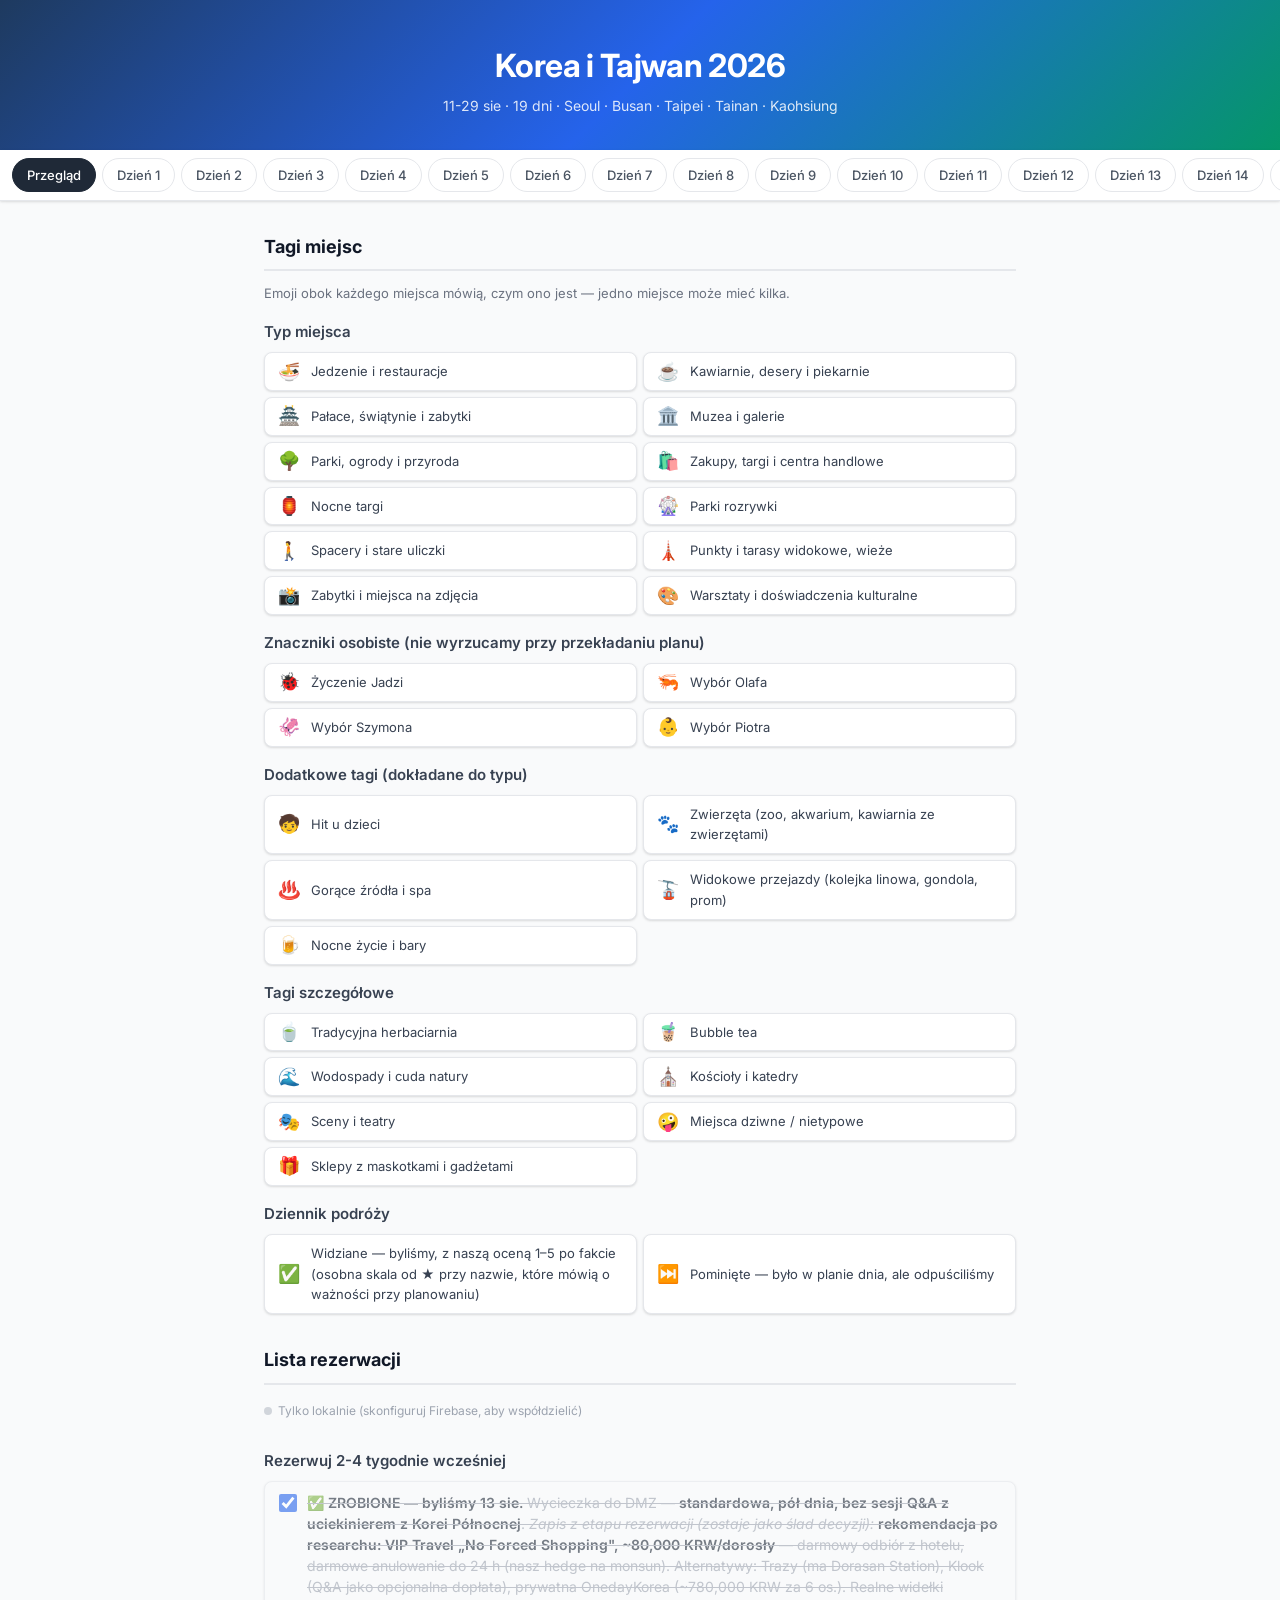
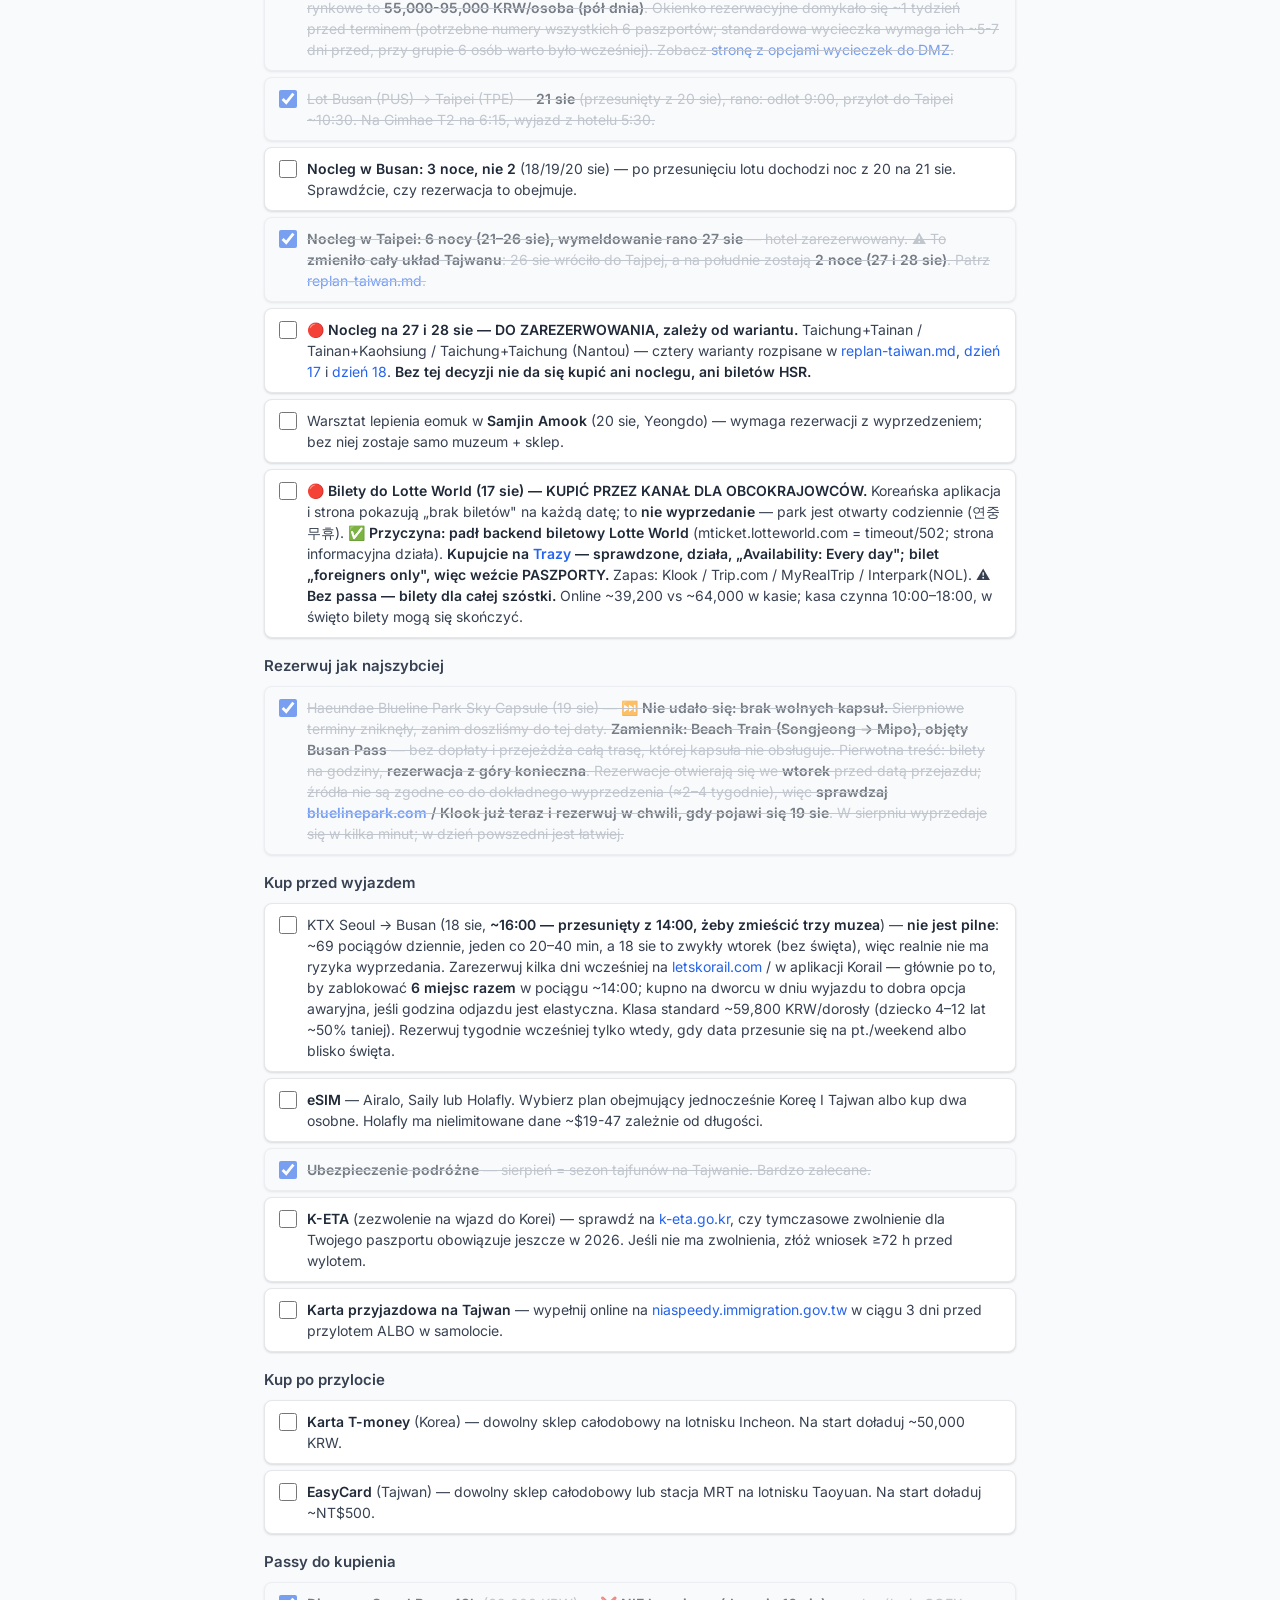
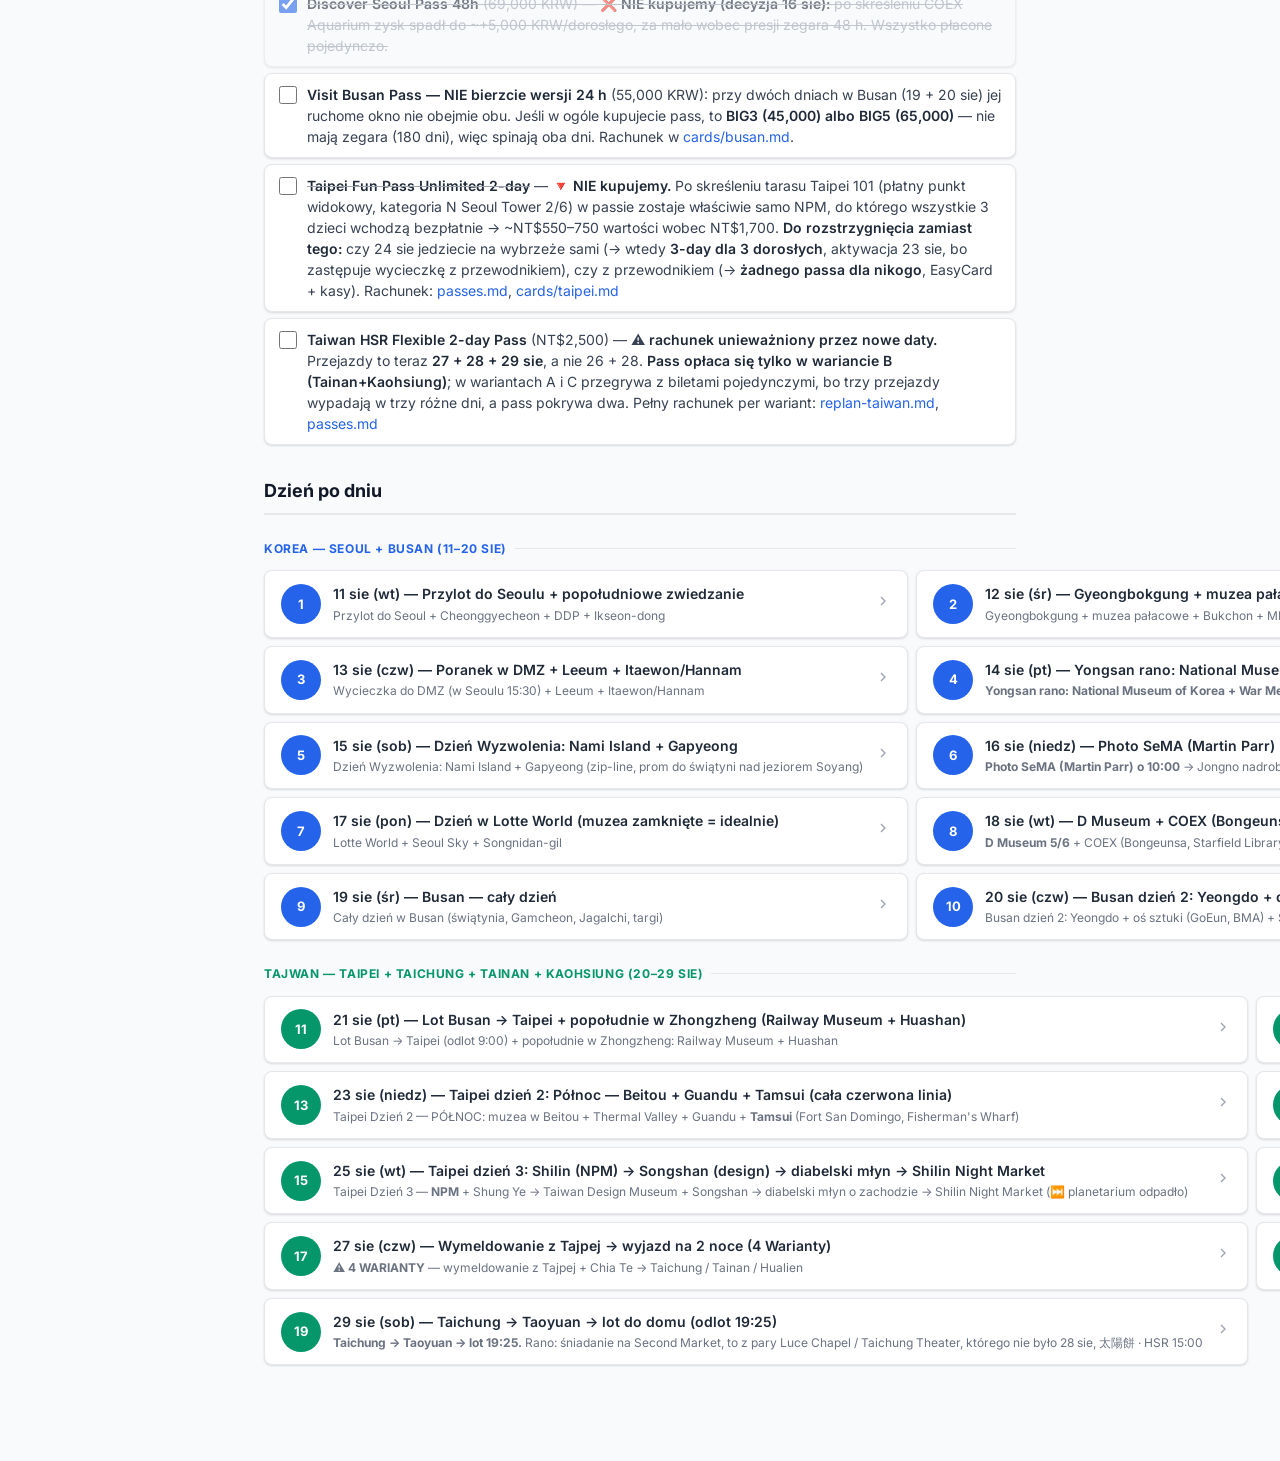
<file: docs/index.html>
<!DOCTYPE html>
<html lang="pl">
<head>
  <meta charset="UTF-8">
  <meta name="viewport" content="width=device-width, initial-scale=1.0">
  <title>Korea i Tajwan 2026</title>
  <link rel="stylesheet" href="style.css?v=5b7edce3">
  <link rel="preconnect" href="https://fonts.googleapis.com">
  <link href="https://fonts.googleapis.com/css2?family=Inter:wght@400;500;600;700&display=swap" rel="stylesheet">
</head>
<body>
  <header>
    <div class="header-content">
      <h1>Korea i Tajwan 2026</h1>
      <p class="subtitle">11-29 sie &middot; 19 dni &middot; Seoul &middot; Busan &middot; Taipei &middot; Tainan &middot; Kaohsiung</p>
    </div>
  </header>

  <nav id="tab-bar">
    <div class="tab-scroll">
      <button class="tab active" data-tab="overview">Przegląd</button>
      <button class="tab tab-korea" data-tab="day-1">Dzień 1</button>
      <button class="tab tab-korea" data-tab="day-2">Dzień 2</button>
      <button class="tab tab-korea" data-tab="day-3">Dzień 3</button>
      <button class="tab tab-korea" data-tab="day-4">Dzień 4</button>
      <button class="tab tab-korea" data-tab="day-5">Dzień 5</button>
      <button class="tab tab-korea" data-tab="day-6">Dzień 6</button>
      <button class="tab tab-korea" data-tab="day-7">Dzień 7</button>
      <button class="tab tab-korea" data-tab="day-8">Dzień 8</button>
      <button class="tab tab-korea" data-tab="day-9">Dzień 9</button>
      <button class="tab tab-korea" data-tab="day-10">Dzień 10</button>
      <button class="tab tab-taiwan" data-tab="day-11">Dzień 11</button>
      <button class="tab tab-taiwan" data-tab="day-12">Dzień 12</button>
      <button class="tab tab-taiwan" data-tab="day-13">Dzień 13</button>
      <button class="tab tab-taiwan" data-tab="day-14">Dzień 14</button>
      <button class="tab tab-taiwan" data-tab="day-15">Dzień 15</button>
      <button class="tab tab-taiwan" data-tab="day-16">Dzień 16</button>
      <button class="tab tab-taiwan" data-tab="day-17">Dzień 17</button>
      <button class="tab tab-taiwan" data-tab="day-18">Dzień 18</button>
      <button class="tab tab-taiwan" data-tab="day-19">Dzień 19</button>
      <button class="tab" data-tab="passes">Passy</button>
      <button class="tab" data-tab="packing">Pakowanie</button>
      <button class="tab" data-tab="cards">Karty</button>
      <button class="tab" data-tab="places">Miejsca</button>
      <button class="tab" data-tab="dmz">DMZ</button>
    </div>
  </nav>

  <main id="content">
    <!-- Content injected by app.js -->
  </main>

  <script src="firebase-config.js?v=d618a842"></script>
  <script src="data.js?v=5f87184c"></script>
  <script src="app.js?v=d111a46f"></script>
</body>
</html>
</file>
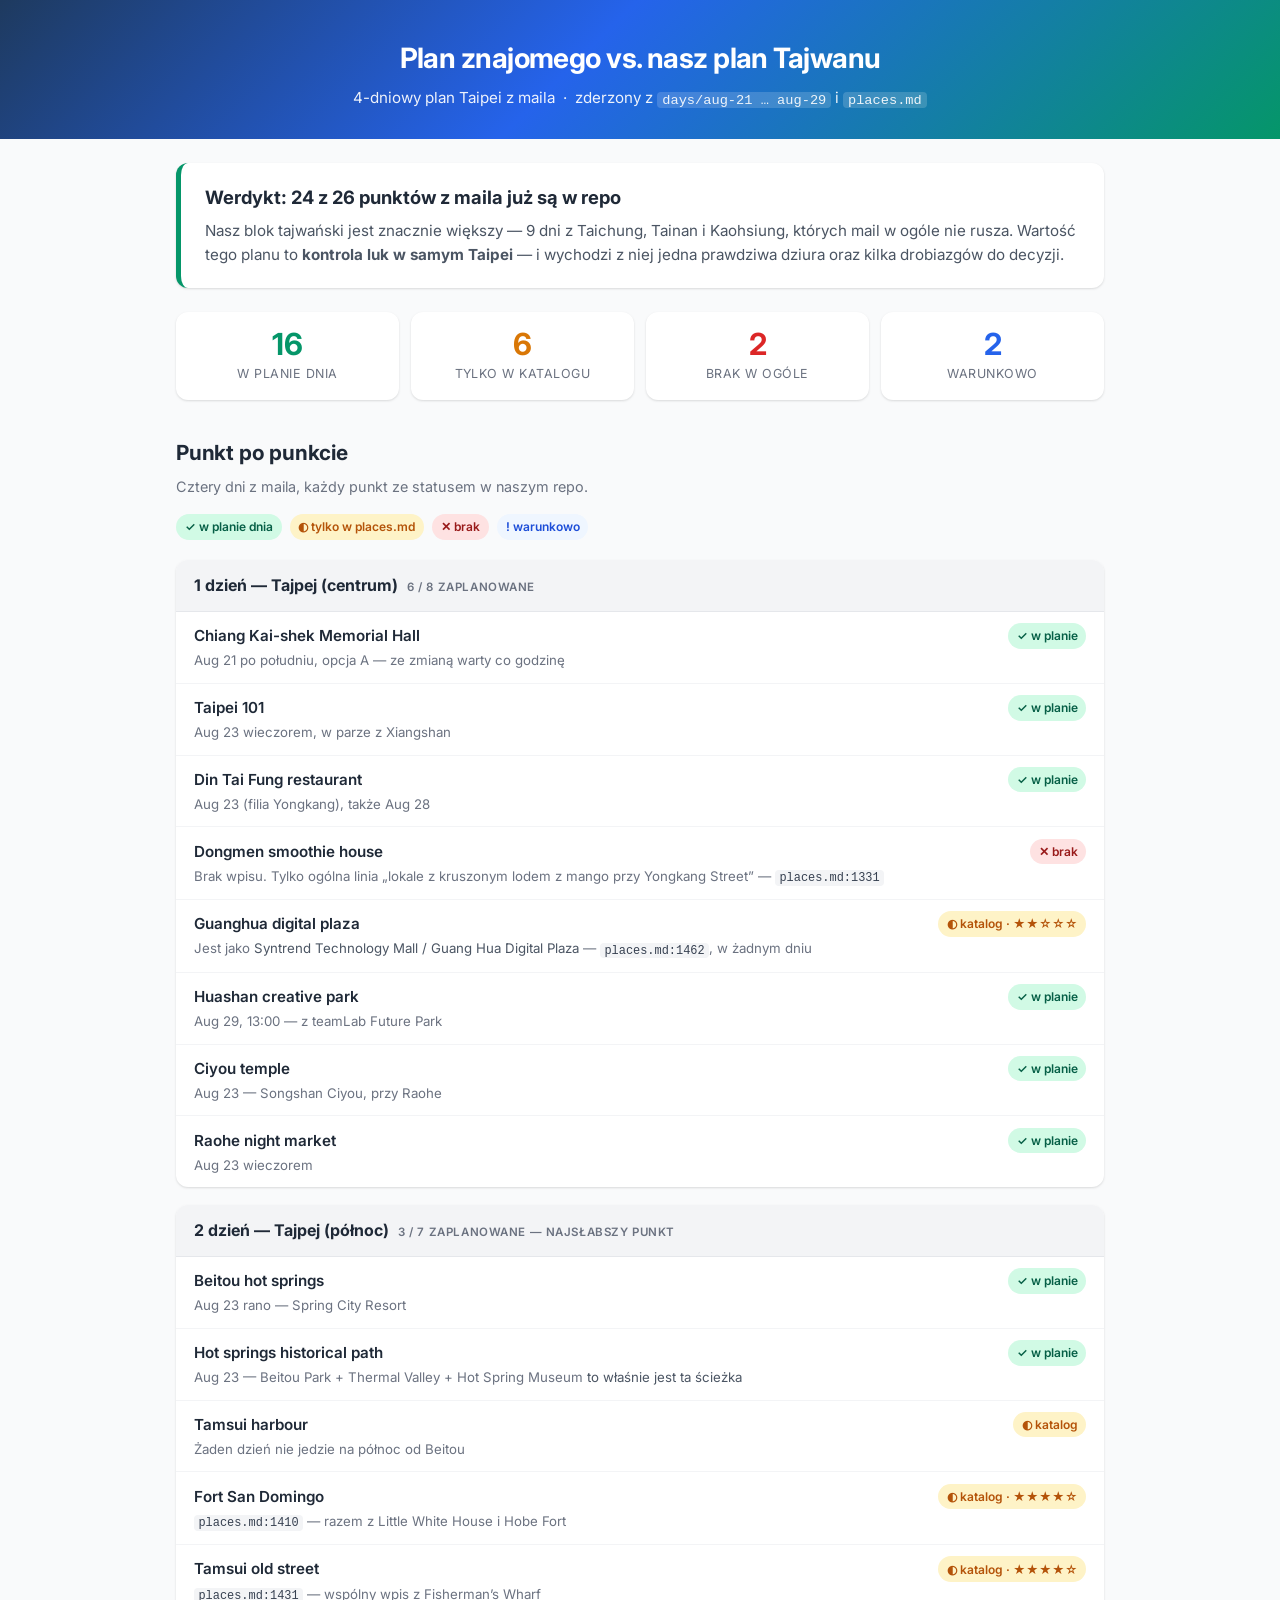
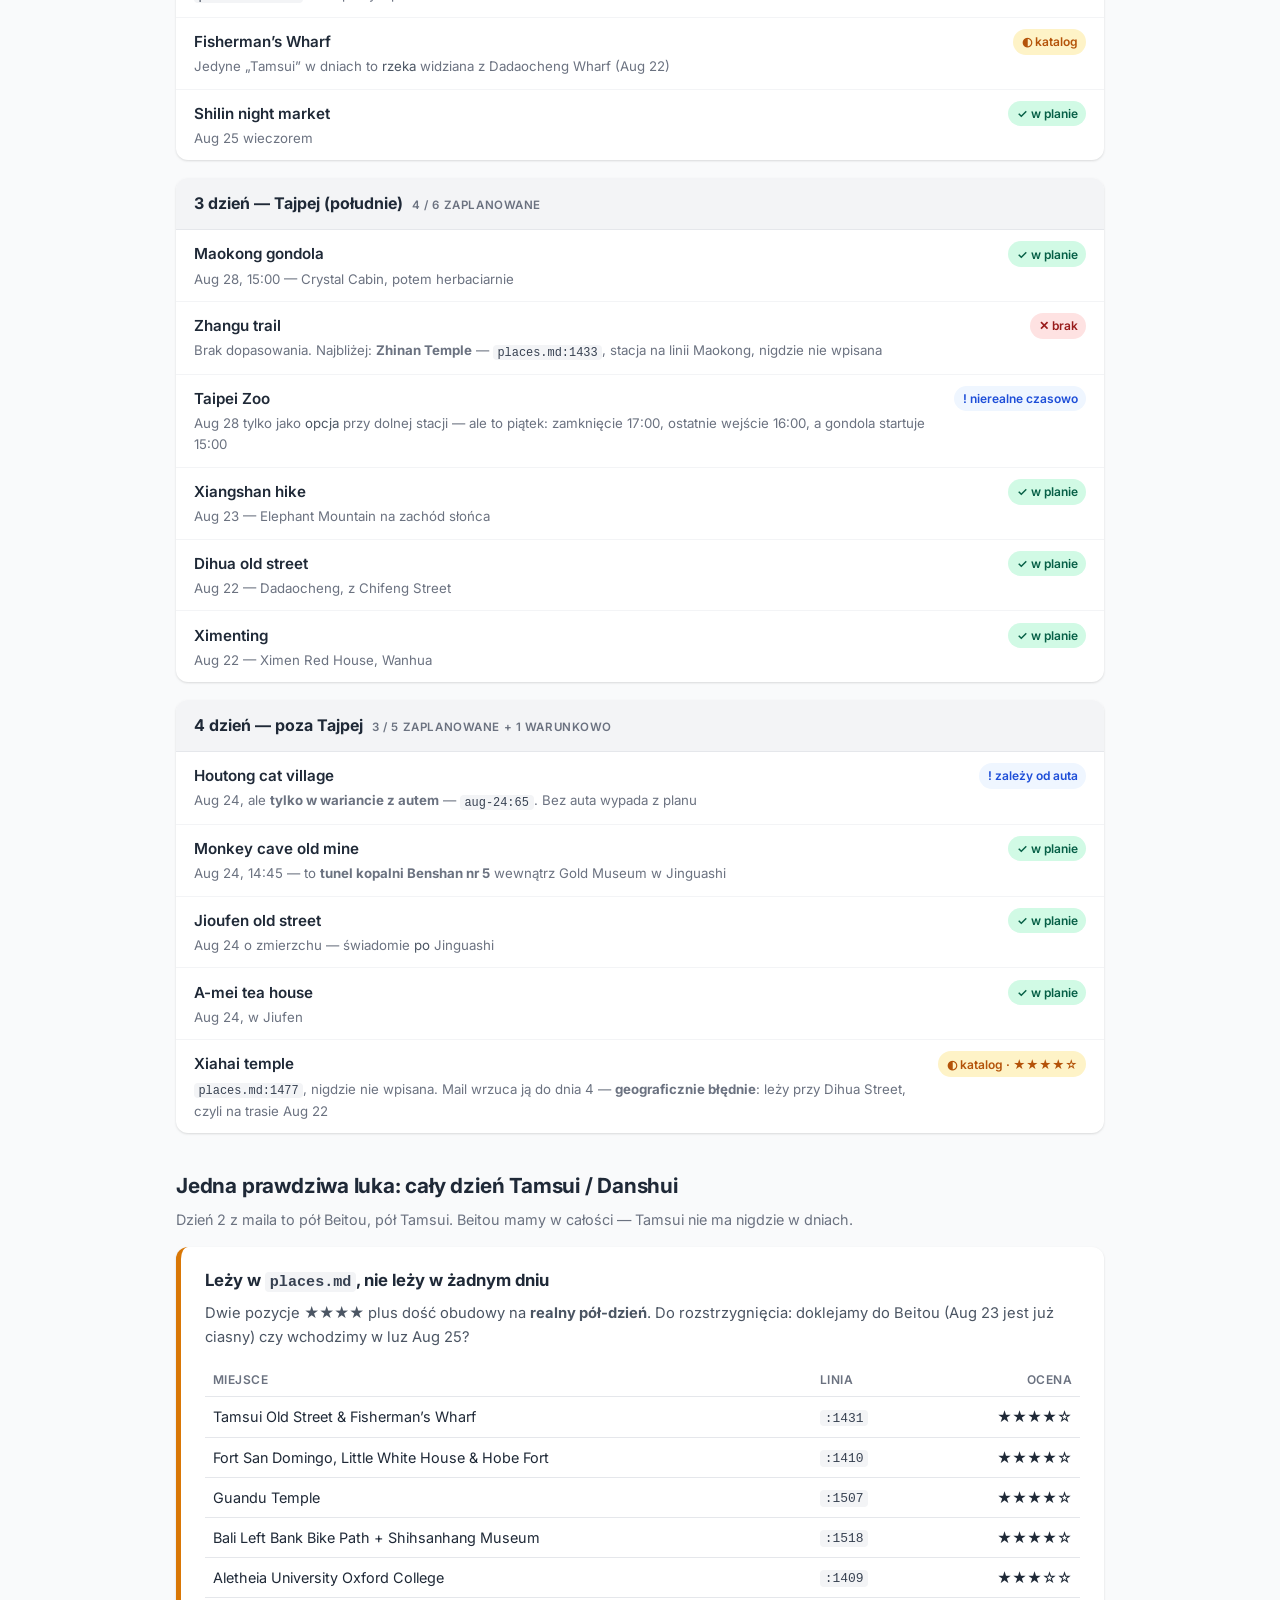
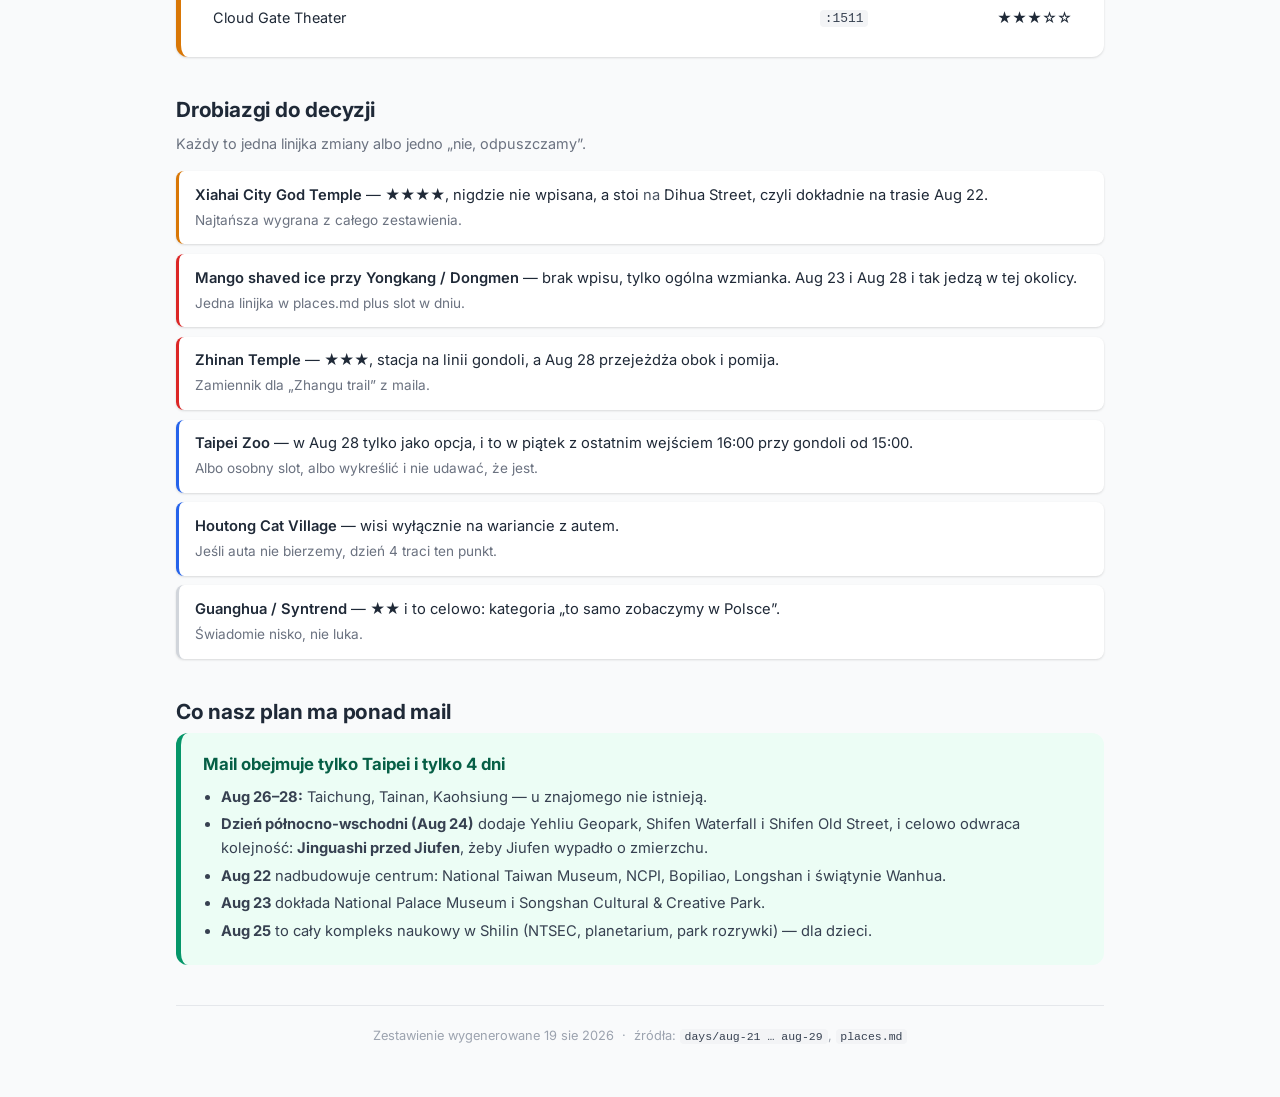
<file: taiwan-plan-comparison.html>
<!DOCTYPE html>
<html lang="pl">
<head>
<meta charset="UTF-8">
<meta name="viewport" content="width=device-width, initial-scale=1.0">
<title>Plan znajomego vs. nasz plan Tajwanu</title>
<link rel="preconnect" href="https://fonts.googleapis.com">
<link href="https://fonts.googleapis.com/css2?family=Inter:wght@400;500;600;700&display=swap" rel="stylesheet">
<style>
*,*::before,*::after{box-sizing:border-box;margin:0;padding:0}
:root{
  --taiwan:#059669; --taiwan-bg:#ecfdf5; --taiwan-light:#d1fae5;
  --korea:#2563eb; --korea-bg:#eff6ff;
  --g50:#f9fafb;--g100:#f3f4f6;--g200:#e5e7eb;--g300:#d1d5db;--g400:#9ca3af;
  --g500:#6b7280;--g600:#4b5563;--g700:#374151;--g800:#1f2937;--g900:#111827;
  --amber-bg:#fef3c7;--amber:#b45309;--amber-line:#d97706;
  --red-bg:#fee2e2;--red:#dc2626;
  --radius:12px;--radius-sm:8px;
  --shadow:0 1px 3px rgba(0,0,0,.08),0 1px 2px rgba(0,0,0,.06);
}
body{font-family:"Inter",-apple-system,BlinkMacSystemFont,sans-serif;background:var(--g50);
  color:var(--g800);line-height:1.6;-webkit-font-smoothing:antialiased}
a{color:var(--taiwan);text-decoration:none}
a:hover{text-decoration:underline}
code{background:var(--g100);padding:.05rem .3rem;border-radius:4px;font-size:.9em;color:var(--g700);
  font-family:ui-monospace,SFMono-Regular,Menlo,monospace}
header{background:linear-gradient(135deg,#1e3a5f 0%,#2563eb 45%,#059669 100%);color:#fff;
  padding:2.25rem 1.5rem 1.75rem;text-align:center}
header h1{font-size:1.75rem;font-weight:700;letter-spacing:-.02em}
header p{opacity:.92;font-size:.95rem;margin-top:.35rem}
header code{background:rgba(255,255,255,.18);color:#fff}
main{max-width:960px;margin:0 auto;padding:1.5rem 1rem 4rem}

.verdict{background:#fff;border-radius:var(--radius);box-shadow:var(--shadow);
  padding:1.25rem 1.5rem;margin-bottom:1.5rem;border-left:5px solid var(--taiwan)}
.verdict h2{font-size:1.15rem;margin-bottom:.4rem}
.verdict p{color:var(--g600);font-size:.95rem}

.stats{display:grid;grid-template-columns:repeat(auto-fit,minmax(150px,1fr));gap:.75rem;margin-bottom:.5rem}
.stat{background:#fff;border-radius:var(--radius);box-shadow:var(--shadow);padding:1rem;text-align:center}
.stat .n{font-size:1.9rem;font-weight:700;line-height:1.1}
.stat .l{font-size:.78rem;color:var(--g500);text-transform:uppercase;letter-spacing:.04em;margin-top:.2rem}
.stat.ok .n{color:var(--taiwan)} .stat.warn .n{color:var(--amber-line)}
.stat.bad .n{color:var(--red)} .stat.neutral .n{color:var(--korea)}

h2.sec{font-size:1.3rem;margin:2.25rem 0 .35rem;letter-spacing:-.01em}
p.sub{color:var(--g500);font-size:.9rem;margin-bottom:1rem}

.legend{display:flex;flex-wrap:wrap;gap:.5rem;margin-bottom:1.25rem}
.badge{display:inline-flex;align-items:center;gap:.3rem;font-size:.75rem;font-weight:600;
  padding:.2rem .55rem;border-radius:999px;white-space:nowrap}
.b-ok{background:var(--taiwan-light);color:#065f46}
.b-warn{background:var(--amber-bg);color:var(--amber)}
.b-bad{background:var(--red-bg);color:#991b1b}
.b-part{background:var(--korea-bg);color:#1d4ed8}

.day{background:#fff;border-radius:var(--radius);box-shadow:var(--shadow);margin-bottom:1.1rem;overflow:hidden}
.day > h3{background:var(--g100);padding:.8rem 1.1rem;font-size:1rem;display:flex;
  align-items:baseline;gap:.6rem;flex-wrap:wrap;border-bottom:1px solid var(--g200)}
.day > h3 .tag{font-size:.72rem;font-weight:600;color:var(--g500);text-transform:uppercase;letter-spacing:.05em}
ul.items{list-style:none}
ul.items li{display:grid;grid-template-columns:1fr auto;gap:.4rem 1rem;align-items:start;
  padding:.7rem 1.1rem;border-bottom:1px solid var(--g100)}
ul.items li:last-child{border-bottom:none}
.name{font-weight:600;font-size:.95rem}
.where{display:block;font-weight:400;font-size:.83rem;color:var(--g500);margin-top:.1rem}
.i{font-style:normal;color:var(--g600)}

.gap{background:#fff;border-radius:var(--radius);box-shadow:var(--shadow);padding:1.25rem 1.5rem;
  border-left:5px solid var(--amber-line);margin-bottom:1.5rem}
.gap h3{font-size:1.05rem;margin-bottom:.5rem}
.gap p{font-size:.92rem;color:var(--g600);margin-bottom:.85rem}
table{width:100%;border-collapse:collapse;font-size:.9rem}
th,td{text-align:left;padding:.45rem .5rem;border-bottom:1px solid var(--g200)}
th{font-size:.75rem;text-transform:uppercase;letter-spacing:.04em;color:var(--g500);font-weight:600}
td:last-child,th:last-child{text-align:right;white-space:nowrap}
tbody tr:last-child td{border-bottom:none}

ul.loose{list-style:none;display:grid;gap:.6rem}
ul.loose li{background:#fff;border-radius:var(--radius-sm);box-shadow:var(--shadow);
  padding:.8rem 1rem;font-size:.92rem;border-left:3px solid var(--g300)}
ul.loose li strong{font-weight:600}
ul.loose li.w{border-left-color:var(--amber-line)}
ul.loose li.b{border-left-color:var(--red)}
ul.loose li.p{border-left-color:var(--korea)}
ul.loose li .note{color:var(--g500);display:block;font-size:.85rem;margin-top:.15rem}

.plus{background:var(--taiwan-bg);border-radius:var(--radius);padding:1.1rem 1.4rem;
  border-left:5px solid var(--taiwan);font-size:.92rem;color:var(--g700)}
.plus h3{font-size:1.05rem;margin-bottom:.5rem;color:#065f46}
.plus ul{margin:.4rem 0 0 1.1rem}
.plus li{margin-bottom:.25rem}

footer{text-align:center;color:var(--g400);font-size:.8rem;margin-top:2.5rem;padding-top:1.25rem;
  border-top:1px solid var(--g200)}
@media(max-width:520px){
  ul.items li{grid-template-columns:1fr}
  td:last-child,th:last-child{text-align:left}
}
</style>
</head>
<body>
<header>
  <h1>Plan znajomego vs. nasz plan Tajwanu</h1>
  <p>4-dniowy plan Taipei z maila &nbsp;·&nbsp; zderzony z <code>days/aug-21 … aug-29</code> i <code>places.md</code></p>
</header>

<main>

<div class="verdict">
  <h2>Werdykt: 24 z 26 punktów z maila już są w repo</h2>
  <p>Nasz blok tajwański jest znacznie większy — 9 dni z Taichung, Tainan i Kaohsiung, których
  mail w ogóle nie rusza. Wartość tego planu to <strong>kontrola luk w samym Taipei</strong> —
  i wychodzi z niej jedna prawdziwa dziura oraz kilka drobiazgów do decyzji.</p>
</div>

<div class="stats">
  <div class="stat ok"><div class="n">16</div><div class="l">w planie dnia</div></div>
  <div class="stat warn"><div class="n">6</div><div class="l">tylko w katalogu</div></div>
  <div class="stat bad"><div class="n">2</div><div class="l">brak w ogóle</div></div>
  <div class="stat neutral"><div class="n">2</div><div class="l">warunkowo</div></div>
</div>

<h2 class="sec">Punkt po punkcie</h2>
<p class="sub">Cztery dni z maila, każdy punkt ze statusem w naszym repo.</p>

<div class="legend">
  <span class="badge b-ok">✓ w planie dnia</span>
  <span class="badge b-warn">◐ tylko w places.md</span>
  <span class="badge b-bad">✕ brak</span>
  <span class="badge b-part">! warunkowo</span>
</div>

<div class="day">
  <h3>1 dzień — Tajpej (centrum) <span class="tag">6 / 8 zaplanowane</span></h3>
  <ul class="items">
    <li><div><span class="name">Chiang Kai-shek Memorial Hall</span>
      <span class="where">Aug 21 po południu, opcja A — ze zmianą warty co godzinę</span></div>
      <span class="badge b-ok">✓ w planie</span></li>
    <li><div><span class="name">Taipei 101</span>
      <span class="where">Aug 23 wieczorem, w parze z Xiangshan</span></div>
      <span class="badge b-ok">✓ w planie</span></li>
    <li><div><span class="name">Din Tai Fung restaurant</span>
      <span class="where">Aug 23 (filia Yongkang), także Aug 28</span></div>
      <span class="badge b-ok">✓ w planie</span></li>
    <li><div><span class="name">Dongmen smoothie house</span>
      <span class="where">Brak wpisu. Tylko ogólna linia „lokale z kruszonym lodem z mango przy Yongkang Street” — <code>places.md:1331</code></span></div>
      <span class="badge b-bad">✕ brak</span></li>
    <li><div><span class="name">Guanghua digital plaza</span>
      <span class="where">Jest jako <span class="i">Syntrend Technology Mall / Guang Hua Digital Plaza</span> — <code>places.md:1462</code>, w żadnym dniu</span></div>
      <span class="badge b-warn">◐ katalog · ★★☆☆☆</span></li>
    <li><div><span class="name">Huashan creative park</span>
      <span class="where">Aug 29, 13:00 — z teamLab Future Park</span></div>
      <span class="badge b-ok">✓ w planie</span></li>
    <li><div><span class="name">Ciyou temple</span>
      <span class="where">Aug 23 — Songshan Ciyou, przy Raohe</span></div>
      <span class="badge b-ok">✓ w planie</span></li>
    <li><div><span class="name">Raohe night market</span>
      <span class="where">Aug 23 wieczorem</span></div>
      <span class="badge b-ok">✓ w planie</span></li>
  </ul>
</div>

<div class="day">
  <h3>2 dzień — Tajpej (północ) <span class="tag">3 / 7 zaplanowane — najsłabszy punkt</span></h3>
  <ul class="items">
    <li><div><span class="name">Beitou hot springs</span>
      <span class="where">Aug 23 rano — Spring City Resort</span></div>
      <span class="badge b-ok">✓ w planie</span></li>
    <li><div><span class="name">Hot springs historical path</span>
      <span class="where">Aug 23 — Beitou Park + Thermal Valley + Hot Spring Museum <span class="i">to właśnie jest ta ścieżka</span></span></div>
      <span class="badge b-ok">✓ w planie</span></li>
    <li><div><span class="name">Tamsui harbour</span>
      <span class="where">Żaden dzień nie jedzie na północ od Beitou</span></div>
      <span class="badge b-warn">◐ katalog</span></li>
    <li><div><span class="name">Fort San Domingo</span>
      <span class="where"><code>places.md:1410</code> — razem z Little White House i Hobe Fort</span></div>
      <span class="badge b-warn">◐ katalog · ★★★★☆</span></li>
    <li><div><span class="name">Tamsui old street</span>
      <span class="where"><code>places.md:1431</code> — wspólny wpis z Fisherman’s Wharf</span></div>
      <span class="badge b-warn">◐ katalog · ★★★★☆</span></li>
    <li><div><span class="name">Fisherman’s Wharf</span>
      <span class="where">Jedyne „Tamsui” w dniach to <span class="i">rzeka</span> widziana z Dadaocheng Wharf (Aug 22)</span></div>
      <span class="badge b-warn">◐ katalog</span></li>
    <li><div><span class="name">Shilin night market</span>
      <span class="where">Aug 25 wieczorem</span></div>
      <span class="badge b-ok">✓ w planie</span></li>
  </ul>
</div>

<div class="day">
  <h3>3 dzień — Tajpej (południe) <span class="tag">4 / 6 zaplanowane</span></h3>
  <ul class="items">
    <li><div><span class="name">Maokong gondola</span>
      <span class="where">Aug 28, 15:00 — Crystal Cabin, potem herbaciarnie</span></div>
      <span class="badge b-ok">✓ w planie</span></li>
    <li><div><span class="name">Zhangu trail</span>
      <span class="where">Brak dopasowania. Najbliżej: <strong>Zhinan Temple</strong> — <code>places.md:1433</code>, stacja na linii Maokong, nigdzie nie wpisana</span></div>
      <span class="badge b-bad">✕ brak</span></li>
    <li><div><span class="name">Taipei Zoo</span>
      <span class="where">Aug 28 tylko jako <span class="i">opcja</span> przy dolnej stacji — ale to piątek: zamknięcie 17:00, ostatnie wejście 16:00, a gondola startuje 15:00</span></div>
      <span class="badge b-part">! nierealne czasowo</span></li>
    <li><div><span class="name">Xiangshan hike</span>
      <span class="where">Aug 23 — Elephant Mountain na zachód słońca</span></div>
      <span class="badge b-ok">✓ w planie</span></li>
    <li><div><span class="name">Dihua old street</span>
      <span class="where">Aug 22 — Dadaocheng, z Chifeng Street</span></div>
      <span class="badge b-ok">✓ w planie</span></li>
    <li><div><span class="name">Ximenting</span>
      <span class="where">Aug 22 — Ximen Red House, Wanhua</span></div>
      <span class="badge b-ok">✓ w planie</span></li>
  </ul>
</div>

<div class="day">
  <h3>4 dzień — poza Tajpej <span class="tag">3 / 5 zaplanowane + 1 warunkowo</span></h3>
  <ul class="items">
    <li><div><span class="name">Houtong cat village</span>
      <span class="where">Aug 24, ale <strong>tylko w wariancie z autem</strong> — <code>aug-24:65</code>. Bez auta wypada z planu</span></div>
      <span class="badge b-part">! zależy od auta</span></li>
    <li><div><span class="name">Monkey cave old mine</span>
      <span class="where">Aug 24, 14:45 — to <strong>tunel kopalni Benshan nr 5</strong> wewnątrz Gold Museum w Jinguashi</span></div>
      <span class="badge b-ok">✓ w planie</span></li>
    <li><div><span class="name">Jioufen old street</span>
      <span class="where">Aug 24 o zmierzchu — świadomie <span class="i">po</span> Jinguashi</span></div>
      <span class="badge b-ok">✓ w planie</span></li>
    <li><div><span class="name">A-mei tea house</span>
      <span class="where">Aug 24, w Jiufen</span></div>
      <span class="badge b-ok">✓ w planie</span></li>
    <li><div><span class="name">Xiahai temple</span>
      <span class="where"><code>places.md:1477</code>, nigdzie nie wpisana. Mail wrzuca ją do dnia 4 — <strong>geograficznie błędnie</strong>: leży przy Dihua Street, czyli na trasie Aug 22</span></div>
      <span class="badge b-warn">◐ katalog · ★★★★☆</span></li>
  </ul>
</div>

<h2 class="sec">Jedna prawdziwa luka: cały dzień Tamsui / Danshui</h2>
<p class="sub">Dzień 2 z maila to pół Beitou, pół Tamsui. Beitou mamy w całości — Tamsui nie ma nigdzie w dniach.</p>

<div class="gap">
  <h3>Leży w <code>places.md</code>, nie leży w żadnym dniu</h3>
  <p>Dwie pozycje ★★★★ plus dość obudowy na <strong>realny pół-dzień</strong>. Do rozstrzygnięcia:
  doklejamy do Beitou (Aug 23 jest już ciasny) czy wchodzimy w luz Aug 25?</p>
  <table>
    <thead><tr><th>Miejsce</th><th>Linia</th><th>Ocena</th></tr></thead>
    <tbody>
      <tr><td>Tamsui Old Street &amp; Fisherman’s Wharf</td><td><code>:1431</code></td><td>★★★★☆</td></tr>
      <tr><td>Fort San Domingo, Little White House &amp; Hobe Fort</td><td><code>:1410</code></td><td>★★★★☆</td></tr>
      <tr><td>Guandu Temple</td><td><code>:1507</code></td><td>★★★★☆</td></tr>
      <tr><td>Bali Left Bank Bike Path + Shihsanhang Museum</td><td><code>:1518</code></td><td>★★★★☆</td></tr>
      <tr><td>Aletheia University Oxford College</td><td><code>:1409</code></td><td>★★★☆☆</td></tr>
      <tr><td>Cloud Gate Theater</td><td><code>:1511</code></td><td>★★★☆☆</td></tr>
    </tbody>
  </table>
</div>

<h2 class="sec">Drobiazgi do decyzji</h2>
<p class="sub">Każdy to jedna linijka zmiany albo jedno „nie, odpuszczamy”.</p>
<ul class="loose">
  <li class="w"><strong>Xiahai City God Temple</strong> — ★★★★, nigdzie nie wpisana, a stoi <span class="i">na</span> Dihua Street, czyli dokładnie na trasie Aug 22.
    <span class="note">Najtańsza wygrana z całego zestawienia.</span></li>
  <li class="b"><strong>Mango shaved ice przy Yongkang / Dongmen</strong> — brak wpisu, tylko ogólna wzmianka. Aug 23 i Aug 28 i tak jedzą w tej okolicy.
    <span class="note">Jedna linijka w places.md plus slot w dniu.</span></li>
  <li class="b"><strong>Zhinan Temple</strong> — ★★★, stacja na linii gondoli, a Aug 28 przejeżdża obok i pomija.
    <span class="note">Zamiennik dla „Zhangu trail” z maila.</span></li>
  <li class="p"><strong>Taipei Zoo</strong> — w Aug 28 tylko jako opcja, i to w piątek z ostatnim wejściem 16:00 przy gondoli od 15:00.
    <span class="note">Albo osobny slot, albo wykreślić i nie udawać, że jest.</span></li>
  <li class="p"><strong>Houtong Cat Village</strong> — wisi wyłącznie na wariancie z autem.
    <span class="note">Jeśli auta nie bierzemy, dzień 4 traci ten punkt.</span></li>
  <li><strong>Guanghua / Syntrend</strong> — ★★ i to celowo: kategoria „to samo zobaczymy w Polsce”.
    <span class="note">Świadomie nisko, nie luka.</span></li>
</ul>

<h2 class="sec">Co nasz plan ma ponad mail</h2>
<div class="plus">
  <h3>Mail obejmuje tylko Taipei i tylko 4 dni</h3>
  <ul>
    <li><strong>Aug 26–28:</strong> Taichung, Tainan, Kaohsiung — u znajomego nie istnieją.</li>
    <li><strong>Dzień północno-wschodni (Aug 24)</strong> dodaje Yehliu Geopark, Shifen Waterfall i Shifen Old Street,
      i celowo odwraca kolejność: <strong>Jinguashi przed Jiufen</strong>, żeby Jiufen wypadło o zmierzchu.</li>
    <li><strong>Aug 22</strong> nadbudowuje centrum: National Taiwan Museum, NCPI, Bopiliao, Longshan i świątynie Wanhua.</li>
    <li><strong>Aug 23</strong> dokłada National Palace Museum i Songshan Cultural &amp; Creative Park.</li>
    <li><strong>Aug 25</strong> to cały kompleks naukowy w Shilin (NTSEC, planetarium, park rozrywki) — dla dzieci.</li>
  </ul>
</div>

<footer>
  Zestawienie wygenerowane 19 sie 2026 &nbsp;·&nbsp; źródła: <code>days/aug-21 … aug-29</code>, <code>places.md</code>
</footer>

</main>
</body>
</html>
</file>
<file: docs/style.css>
/* === Reset & Base === */
*, *::before, *::after { box-sizing: border-box; margin: 0; padding: 0; }

:root {
  --korea: #2563eb;
  --korea-light: #dbeafe;
  --korea-bg: #eff6ff;
  --taiwan: #059669;
  --taiwan-light: #d1fae5;
  --taiwan-bg: #ecfdf5;
  --gray-50: #f9fafb;
  --gray-100: #f3f4f6;
  --gray-200: #e5e7eb;
  --gray-300: #d1d5db;
  --gray-400: #9ca3af;
  --gray-500: #6b7280;
  --gray-600: #4b5563;
  --gray-700: #374151;
  --gray-800: #1f2937;
  --gray-900: #111827;
  --amber-100: #fef3c7;
  --amber-600: #d97706;
  --amber-700: #b45309;
  --red-100: #fee2e2;
  --red-600: #dc2626;
  --radius: 12px;
  --radius-sm: 8px;
  --shadow: 0 1px 3px rgba(0,0,0,.08), 0 1px 2px rgba(0,0,0,.06);
  --shadow-md: 0 4px 6px rgba(0,0,0,.07), 0 2px 4px rgba(0,0,0,.06);
}

body {
  font-family: 'Inter', -apple-system, BlinkMacSystemFont, sans-serif;
  background: var(--gray-50);
  color: var(--gray-800);
  line-height: 1.6;
  -webkit-font-smoothing: antialiased;
}

a { color: var(--korea); text-decoration: none; }
a:hover { text-decoration: underline; }

/* Permanently-closed places struck through in the Markdown (~~name~~). */
del, del a { color: var(--gray-400); text-decoration: line-through; }

/* === Header === */
header {
  background: linear-gradient(135deg, #1e3a5f 0%, #2563eb 50%, #059669 100%);
  color: white;
  padding: 2rem 1.5rem 1.5rem;
  text-align: center;
}

header h1 {
  font-size: 1.75rem;
  font-weight: 700;
  letter-spacing: -0.02em;
}

.subtitle {
  font-size: 0.875rem;
  opacity: 0.85;
  margin-top: 0.25rem;
}

/* === Tab Bar === */
#tab-bar {
  position: sticky;
  top: 0;
  z-index: 100;
  background: white;
  border-bottom: 1px solid var(--gray-200);
  box-shadow: var(--shadow);
}

.tab-scroll {
  display: flex;
  overflow-x: auto;
  scrollbar-width: none;
  -ms-overflow-style: none;
  padding: 0.5rem 0.75rem;
  gap: 0.375rem;
}

.tab-scroll::-webkit-scrollbar { display: none; }

.tab {
  flex-shrink: 0;
  padding: 0.5rem 0.875rem;
  border: 1px solid var(--gray-200);
  border-radius: 999px;
  background: white;
  color: var(--gray-600);
  font-size: 0.8125rem;
  font-weight: 500;
  cursor: pointer;
  transition: all 0.15s;
  font-family: inherit;
  white-space: nowrap;
}

.tab:hover { background: var(--gray-100); }

.tab.active {
  background: var(--gray-800);
  color: white;
  border-color: var(--gray-800);
}

.tab-korea.active {
  background: var(--korea);
  border-color: var(--korea);
}

.tab-taiwan.active {
  background: var(--taiwan);
  border-color: var(--taiwan);
}

/* === Main Content === */
main {
  max-width: 800px;
  margin: 0 auto;
  padding: 1.5rem 1rem 4rem;
}

/* === Day View === */
.day-header {
  margin-bottom: 1.25rem;
}

.day-header h2 {
  font-size: 1.375rem;
  font-weight: 700;
  color: var(--gray-900);
  margin-bottom: 0.25rem;
}

.day-header .date {
  font-size: 0.875rem;
  color: var(--gray-500);
}

.day-badges {
  display: flex;
  flex-wrap: wrap;
  gap: 0.5rem;
  margin-top: 0.75rem;
}

.badge {
  display: inline-flex;
  align-items: center;
  gap: 0.25rem;
  padding: 0.25rem 0.625rem;
  border-radius: 999px;
  font-size: 0.75rem;
  font-weight: 600;
}

.badge-pass {
  background: var(--amber-100);
  color: var(--amber-700);
}

.badge-closed {
  background: var(--red-100);
  color: var(--red-600);
}

.badge-korea {
  background: var(--korea-light);
  color: var(--korea);
}

.badge-taiwan {
  background: var(--taiwan-light);
  color: var(--taiwan);
}

.badge-holiday {
  background: #fce7f3;
  color: #be185d;
}

/* === Map Button === */
.map-btn {
  display: inline-flex;
  align-items: center;
  gap: 0.5rem;
  padding: 0.625rem 1rem;
  background: white;
  border: 1px solid var(--gray-200);
  border-radius: var(--radius-sm);
  color: var(--gray-700);
  font-size: 0.875rem;
  font-weight: 500;
  cursor: pointer;
  text-decoration: none;
  transition: all 0.15s;
  margin-bottom: 1.25rem;
  box-shadow: var(--shadow);
}

.map-btn:hover {
  background: var(--gray-100);
  text-decoration: none;
  border-color: var(--gray-300);
}

.map-btn svg { flex-shrink: 0; }

.map-buttons {
  display: flex;
  flex-wrap: wrap;
  gap: 0.5rem;
  margin-bottom: 1.25rem;
}

/* === Schedule Cards === */
.schedule {
  display: flex;
  flex-direction: column;
  gap: 0.5rem;
}

.schedule-item {
  display: flex;
  gap: 0.75rem;
  padding: 0.875rem 1rem;
  background: white;
  border-radius: var(--radius-sm);
  border: 1px solid var(--gray-200);
  box-shadow: var(--shadow);
  transition: box-shadow 0.15s;
}

.schedule-item:hover {
  box-shadow: var(--shadow-md);
}

.schedule-time {
  flex-shrink: 0;
  width: 3.5rem;
  font-size: 0.8125rem;
  font-weight: 600;
  color: var(--gray-500);
  padding-top: 0.0625rem;
}

.schedule-body {
  flex: 1;
  min-width: 0;
}

.schedule-activity {
  font-size: 0.875rem;
  color: var(--gray-800);
}

.schedule-activity strong { font-weight: 600; }

.schedule-activity a {
  color: inherit;
  text-decoration: underline;
  text-decoration-color: var(--gray-300);
  text-underline-offset: 2px;
}

.schedule-activity a:hover {
  text-decoration-color: var(--korea);
}

.schedule-price {
  display: inline-block;
  margin-top: 0.375rem;
  padding: 0.125rem 0.5rem;
  background: var(--gray-100);
  border-radius: 999px;
  font-size: 0.75rem;
  color: var(--gray-600);
  font-weight: 500;
}

.schedule-item.korea-accent {
  border-left: 3px solid var(--korea);
}

.schedule-item.taiwan-accent {
  border-left: 3px solid var(--taiwan);
}

/* === Day Notes === */
.day-note {
  padding: 0.75rem 1rem;
  background: var(--amber-100);
  border-radius: var(--radius-sm);
  font-size: 0.8125rem;
  color: var(--amber-700);
  margin-bottom: 1rem;
  line-height: 1.5;
}

/* === Overview Tab === */
.overview-section {
  margin-bottom: 2rem;
}

.overview-section h2 {
  font-size: 1.125rem;
  font-weight: 700;
  color: var(--gray-900);
  margin-bottom: 0.75rem;
  padding-bottom: 0.5rem;
  border-bottom: 2px solid var(--gray-200);
}

.overview-section h3 {
  font-size: 0.9375rem;
  font-weight: 600;
  color: var(--gray-700);
  margin: 1rem 0 0.5rem;
}

/* === Checklist === */
.checklist {
  display: flex;
  flex-direction: column;
  gap: 0.375rem;
}

.checklist-item {
  display: flex;
  align-items: flex-start;
  gap: 0.625rem;
  padding: 0.625rem 0.875rem;
  background: white;
  border: 1px solid var(--gray-200);
  border-radius: var(--radius-sm);
  cursor: pointer;
  transition: all 0.15s;
  box-shadow: var(--shadow);
}

.checklist-item:hover { background: var(--gray-50); }

/* Permanently-done items ([x] in the Markdown) are locked, not clickable. */
.checklist-item[data-done] { cursor: default; }
.checklist-item[data-done] input[type="checkbox"] { cursor: default; }

.checklist-item.checked {
  background: var(--gray-50);
  opacity: 0.6;
}

.checklist-item.checked .checklist-text {
  text-decoration: line-through;
  color: var(--gray-400);
}

.checklist-item input[type="checkbox"] {
  margin-top: 0.125rem;
  width: 1.125rem;
  height: 1.125rem;
  flex-shrink: 0;
  accent-color: var(--korea);
  cursor: pointer;
}

.checklist-text {
  font-size: 0.875rem;
  color: var(--gray-700);
  line-height: 1.5;
}

.checklist-text strong {
  font-weight: 600;
  color: var(--gray-800);
}

/* === Day Summary Cards === */
.day-cards {
  display: grid;
  grid-template-columns: 1fr;
  gap: 0.5rem;
}

.day-card {
  display: flex;
  align-items: center;
  gap: 0.75rem;
  padding: 0.75rem 1rem;
  background: white;
  border: 1px solid var(--gray-200);
  border-radius: var(--radius-sm);
  cursor: pointer;
  transition: all 0.15s;
  box-shadow: var(--shadow);
}

.day-card:hover {
  box-shadow: var(--shadow-md);
  border-color: var(--gray-300);
}

.day-card-num {
  width: 2.5rem;
  height: 2.5rem;
  display: flex;
  align-items: center;
  justify-content: center;
  border-radius: 50%;
  font-size: 0.8125rem;
  font-weight: 700;
  flex-shrink: 0;
  color: white;
}

.day-card-num.korea { background: var(--korea); }
.day-card-num.taiwan { background: var(--taiwan); }

.day-card-info {
  flex: 1;
  min-width: 0;
}

.day-card-title {
  font-size: 0.875rem;
  font-weight: 600;
  color: var(--gray-800);
}

.day-card-desc {
  font-size: 0.75rem;
  color: var(--gray-500);
  white-space: nowrap;
  overflow: hidden;
  text-overflow: ellipsis;
}

.day-card-arrow {
  color: var(--gray-400);
  flex-shrink: 0;
}

/* === Country Label === */
.country-label {
  display: flex;
  align-items: center;
  gap: 0.5rem;
  margin: 1.5rem 0 0.75rem;
  font-size: 0.75rem;
  font-weight: 700;
  text-transform: uppercase;
  letter-spacing: 0.05em;
  color: var(--gray-400);
}

.country-label::after {
  content: '';
  flex: 1;
  height: 1px;
  background: var(--gray-200);
}

.country-label.korea { color: var(--korea); }
.country-label.taiwan { color: var(--taiwan); }

/* === Passes Tab === */
.pass-card {
  padding: 1rem 1.25rem;
  background: white;
  border: 1px solid var(--gray-200);
  border-radius: var(--radius);
  margin-bottom: 1rem;
  box-shadow: var(--shadow);
}

.pass-card h3 {
  font-size: 1rem;
  font-weight: 700;
  color: var(--gray-900);
  margin-bottom: 0.25rem;
}

.pass-card .pass-price {
  font-size: 0.875rem;
  font-weight: 600;
  color: var(--korea);
  margin-bottom: 0.5rem;
}

.pass-card .pass-activate {
  display: inline-block;
  padding: 0.25rem 0.625rem;
  background: var(--amber-100);
  color: var(--amber-700);
  border-radius: 999px;
  font-size: 0.75rem;
  font-weight: 600;
  margin-bottom: 0.75rem;
}

.pass-card ul {
  list-style: none;
  padding: 0;
}

.pass-card li {
  padding: 0.25rem 0;
  font-size: 0.875rem;
  color: var(--gray-600);
  padding-left: 1.25rem;
  position: relative;
}

.pass-card li::before {
  content: '✓';
  position: absolute;
  left: 0;
  color: var(--taiwan);
  font-weight: 700;
}

.pass-value {
  margin-top: 0.75rem;
  padding: 0.5rem 0.75rem;
  background: var(--taiwan-bg);
  border-radius: var(--radius-sm);
  font-size: 0.8125rem;
  color: var(--taiwan);
  font-weight: 600;
}

.pass-buy {
  margin-top: 0.5rem;
  font-size: 0.8125rem;
  color: var(--gray-500);
}

/* === Packing Tab === */
.packing-grid {
  display: grid;
  grid-template-columns: 1fr;
  gap: 1rem;
}

.packing-card {
  padding: 1rem 1.25rem;
  background: white;
  border: 1px solid var(--gray-200);
  border-radius: var(--radius);
  box-shadow: var(--shadow);
}

.packing-card h3 {
  font-size: 1rem;
  font-weight: 700;
  margin-bottom: 0.75rem;
}

.packing-card ul {
  list-style: disc;
  padding-left: 1.25rem;
}

.packing-card li {
  font-size: 0.875rem;
  color: var(--gray-600);
  padding: 0.125rem 0;
}

/* === Closed-day Table === */
.closed-table {
  width: 100%;
  border-collapse: collapse;
  font-size: 0.8125rem;
  margin-bottom: 1rem;
}

.closed-table th {
  text-align: left;
  padding: 0.5rem 0.75rem;
  background: var(--gray-100);
  font-weight: 600;
  color: var(--gray-700);
  border-bottom: 1px solid var(--gray-200);
}

.closed-table td {
  padding: 0.5rem 0.75rem;
  border-bottom: 1px solid var(--gray-100);
  color: var(--gray-600);
}

.closed-table td:first-child {
  font-weight: 600;
  color: var(--gray-800);
  white-space: nowrap;
}

/* === Sync Status === */
.sync-status {
  display: inline-flex;
  align-items: center;
  gap: 0.375rem;
  font-size: 0.75rem;
  color: var(--gray-400);
  margin-bottom: 0.75rem;
}

.sync-dot {
  width: 0.5rem;
  height: 0.5rem;
  border-radius: 50%;
  background: var(--gray-300);
}

.sync-dot.connected { background: var(--taiwan); }

/* === Extras / Also Nearby === */
.extras-section {
  margin-top: 2rem;
  padding-top: 1.5rem;
  border-top: 1px solid var(--gray-200);
}
.extras-section h3 {
  font-size: 1.1rem;
  margin-bottom: 1rem;
  color: var(--gray-800);
}
.extras-category h4 {
  font-size: 0.95rem;
  color: var(--gray-500);
  margin: 1rem 0 0.5rem;
}
.extras-list {
  list-style: none;
  padding: 0;
  margin: 0;
}
.extras-list li {
  padding: 0.4rem 0;
  font-size: 0.9rem;
  color: var(--gray-500);
  line-height: 1.4;
}
.extras-list a {
  color: var(--korea);
  text-decoration: none;
  font-weight: 500;
}
.extras-list a:hover {
  text-decoration: underline;
}
.taiwan-accent .extras-list a,
[data-country="taiwan"] .extras-list a {
  color: var(--taiwan);
}

/* === Emoji Legend === */
.legend-intro {
  font-size: 0.8125rem;
  color: var(--gray-500);
  margin-bottom: 0.75rem;
}

.legend-grid {
  display: grid;
  grid-template-columns: 1fr;
  gap: 0.375rem;
  margin-bottom: 0.75rem;
}

.legend-item {
  display: flex;
  align-items: center;
  gap: 0.625rem;
  padding: 0.5rem 0.75rem;
  background: white;
  border: 1px solid var(--gray-200);
  border-radius: var(--radius-sm);
  box-shadow: var(--shadow);
}

.legend-emoji {
  font-size: 1.125rem;
  line-height: 1;
  width: 1.5rem;
  text-align: center;
  flex-shrink: 0;
}

.legend-label {
  font-size: 0.8125rem;
  color: var(--gray-700);
}

/* === Cards (discount-card reference) === */
.card-nav {
  display: flex;
  flex-wrap: wrap;
  gap: 0.375rem;
  margin-bottom: 1.5rem;
}

.card-nav-chip {
  padding: 0.375rem 0.75rem;
  border: 1px solid var(--gray-200);
  border-radius: 999px;
  background: white;
  color: var(--gray-700);
  font-size: 0.8125rem;
  font-weight: 600;
  box-shadow: var(--shadow);
}

.card-nav-chip:hover { background: var(--gray-100); text-decoration: none; }

.card-doc {
  margin-bottom: 2.5rem;
  scroll-margin-top: 72px;
}

.card-doc-title {
  font-size: 1.25rem;
  font-weight: 700;
  color: var(--gray-900);
  padding-bottom: 0.5rem;
  border-bottom: 2px solid var(--gray-200);
  margin-bottom: 1rem;
}

.card-doc h3 {
  font-size: 1.0625rem;
  font-weight: 700;
  color: var(--gray-900);
  margin: 1.5rem 0 0.5rem;
}

.card-doc h4 {
  font-size: 0.9375rem;
  font-weight: 600;
  color: var(--gray-700);
  margin: 1.25rem 0 0.5rem;
}

.card-doc p {
  font-size: 0.875rem;
  color: var(--gray-700);
  margin: 0.625rem 0;
}

.card-doc ul { list-style: disc; padding-left: 1.25rem; margin: 0.5rem 0; }
.card-doc li { font-size: 0.875rem; color: var(--gray-700); padding: 0.15rem 0; }
.card-doc li ul { margin: 0.25rem 0; }
.card-doc hr { border: none; border-top: 1px solid var(--gray-200); margin: 1.5rem 0; }
.card-doc strong { font-weight: 700; color: var(--gray-900); }
.card-doc a { color: var(--korea); font-weight: 500; }

.card-doc code {
  background: var(--gray-100);
  padding: 0.1rem 0.35rem;
  border-radius: 4px;
  font-size: 0.85em;
  font-family: ui-monospace, SFMono-Regular, Menlo, monospace;
}

.card-doc blockquote {
  margin: 1rem 0;
  padding: 0.875rem 1rem;
  background: var(--amber-100);
  border-left: 4px solid var(--amber-600);
  border-radius: var(--radius-sm);
}

.card-doc blockquote p { color: var(--amber-700); margin: 0.35rem 0; }
.card-doc blockquote p:first-child { margin-top: 0; }
.card-doc blockquote p:last-child { margin-bottom: 0; }
.card-doc blockquote strong { color: var(--amber-700); }
.card-doc blockquote a { color: var(--amber-700); text-decoration: underline; }
.card-doc blockquote ul { margin: 0.35rem 0; }
.card-doc blockquote li { color: var(--amber-700); }

.card-table-wrap {
  overflow-x: auto;
  margin: 0.75rem 0 1rem;
  -webkit-overflow-scrolling: touch;
}

.card-table {
  width: 100%;
  border-collapse: collapse;
  font-size: 0.8125rem;
  min-width: 480px;
}

.card-table th {
  text-align: left;
  padding: 0.5rem 0.625rem;
  background: var(--gray-100);
  font-weight: 700;
  color: var(--gray-700);
  border-bottom: 2px solid var(--gray-200);
  white-space: nowrap;
}

.card-table td {
  padding: 0.5rem 0.625rem;
  border-bottom: 1px solid var(--gray-100);
  color: var(--gray-600);
  vertical-align: top;
}

.card-table tr:last-child td { border-bottom: none; }
.card-table td strong { color: var(--gray-800); }

/* === Packing tab (generated from packing.md) === */
.card-doc ol {
  list-style: decimal;
  padding-left: 1.35rem;
  margin: 0.5rem 0;
}

.card-doc ol > li { padding: 0.3rem 0; }

/* '- [ ]' items: tappable rows with their own box, ticked state kept in
   localStorage by bindPackingTicks(). */
.card-doc ul.task-list {
  list-style: none;
  padding-left: 0;
  margin: 0.5rem 0;
}

.card-doc li.task {
  display: flex;
  gap: 0.625rem;
  align-items: flex-start;
  padding: 0.5rem 0.625rem;
  border: 1px solid var(--gray-200);
  border-radius: var(--radius-sm);
  background: white;
  margin-bottom: 0.375rem;
  cursor: pointer;
  transition: background 0.12s, border-color 0.12s, opacity 0.12s;
}

.card-doc li.task:hover { border-color: var(--gray-300); background: var(--gray-100); }

.task-box {
  flex: 0 0 auto;
  width: 1.125rem;
  height: 1.125rem;
  margin-top: 0.1rem;
  border: 2px solid var(--gray-300);
  border-radius: 4px;
  background: white;
  position: relative;
}

.card-doc li.task.checked { opacity: 0.55; background: var(--gray-100); }
.card-doc li.task.checked .task-text { text-decoration: line-through; }

.card-doc li.task.checked .task-box {
  background: var(--korea);
  border-color: var(--korea);
}

.card-doc li.task.checked .task-box::after {
  content: '';
  position: absolute;
  left: 3px;
  top: 0px;
  width: 6px;
  height: 10px;
  border: solid white;
  border-width: 0 2px 2px 0;
  transform: rotate(45deg);
}

.task-text { flex: 1; }

.packing-hero { margin-bottom: 1.5rem; }

.packing-hero h2 {
  font-size: 1.375rem;
  font-weight: 700;
  color: var(--gray-900);
  margin-bottom: 0.5rem;
}

.packing-hero p {
  font-size: 0.875rem;
  color: var(--gray-700);
  margin: 0.5rem 0;
}

.packing-progress {
  margin-top: 1rem;
  padding: 0.875rem 1rem;
  background: white;
  border: 1px solid var(--gray-200);
  border-radius: var(--radius-sm);
  box-shadow: var(--shadow);
}

.packing-progress-bar {
  height: 6px;
  border-radius: 999px;
  background: var(--gray-200);
  overflow: hidden;
}

.packing-progress-bar span {
  display: block;
  height: 100%;
  width: 0;
  background: var(--korea);
  transition: width 0.2s;
}

.packing-progress-row {
  display: flex;
  justify-content: space-between;
  align-items: center;
  gap: 0.75rem;
  margin-top: 0.5rem;
}

.packing-progress-text {
  font-size: 0.8125rem;
  font-weight: 600;
  color: var(--gray-700);
}

.packing-reset {
  padding: 0.3rem 0.7rem;
  border: 1px solid var(--gray-200);
  border-radius: 999px;
  background: white;
  color: var(--gray-600);
  font-size: 0.75rem;
  font-weight: 600;
  cursor: pointer;
}

.packing-reset:hover { background: var(--gray-100); }

/* .packing-hero p sets 0.875rem/gray-700, so qualify to keep the hint quiet. */
.packing-hero .packing-hint {
  font-size: 0.75rem;
  color: var(--gray-500);
  margin: 0.5rem 0 0;
}

/* === Responsive === */
@media (min-width: 640px) {
  main { padding: 2rem 1.5rem 4rem; }
  header { padding: 2.5rem 2rem 2rem; }
  header h1 { font-size: 2rem; }
  .day-cards { grid-template-columns: 1fr 1fr; }
  .packing-grid { grid-template-columns: 1fr 1fr; }
  .legend-grid { grid-template-columns: 1fr 1fr; }

  .schedule-item {
    gap: 1rem;
    padding: 1rem 1.25rem;
  }
  .schedule-time { width: 4rem; }
}
</file>
